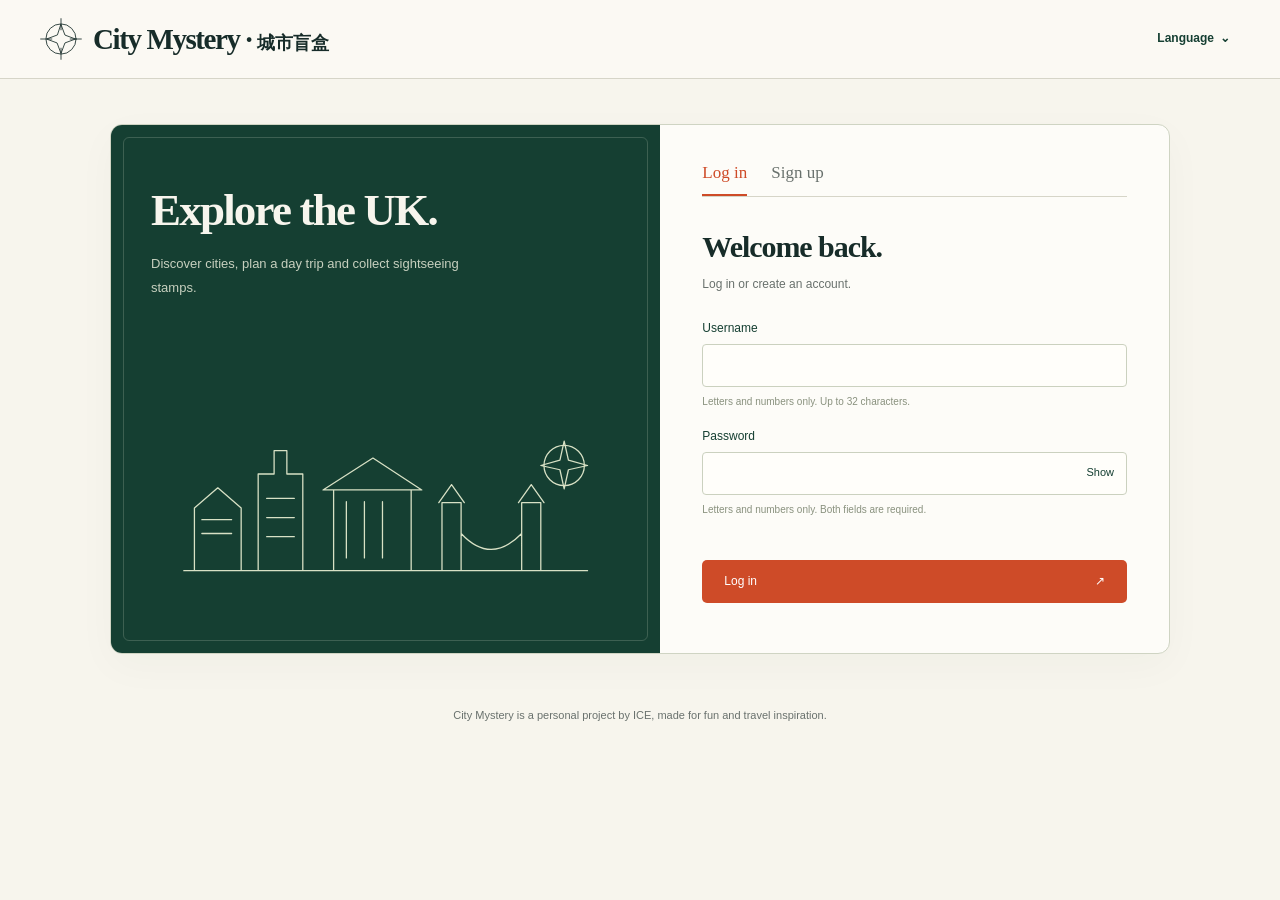
<file: public/login.html>
<!doctype html>
<html lang="en"><head><meta charset="utf-8"><meta name="viewport" content="width=device-width, initial-scale=1"><meta name="theme-color" content="#153f32"><title>Log in — City Mystery</title><link rel="icon" href="assets/favicon.svg" type="image/svg+xml"><link rel="stylesheet" href="css/styles.css?v=ab73e856698a"><link rel="stylesheet" href="css/compact.css"><link rel="stylesheet" href="css/account.css?v=f045e492f548"><link rel="stylesheet" href="css/language.css"><script src="js/locale-zh.js?v=da6fffa0e9a7" defer></script><script src="js/language.js?v=b759ccd0eb22" defer></script><script src="js/account.js?v=990deed80bbc" defer></script><script src="js/login.js" defer></script></head>
<body><header class="site-header login-header"><div class="header-inner"><a class="brand" href="login.html" aria-label="City Mystery"><svg class="brand-compass" viewBox="0 0 64 64" aria-hidden="true"><circle cx="32" cy="32" r="23"/><path d="M32 1v17m0 28v17M1 32h17m28 0h17M32 10l6 16 16 6-16 6-6 16-6-16-16-6 16-6Z"/></svg><span><span class="brand-name"><span lang="en">City Mystery</span><span class="brand-separator" aria-hidden="true"> · </span><span class="brand-local" lang="zh-CN">城市盲盒</span></span></span></a><div class="header-actions"></div></div></header>
<main class="login-shell"><section class="login-story"><div><h1>Explore the UK.</h1><p>Discover cities, plan a day trip and collect sightseeing stamps.</p></div><svg class="login-drawing" viewBox="0 0 400 160" aria-hidden="true"><path d="M10 139h380M20 139V80l22-19 22 19v59M27 91h28m-28 13h28M80 139V48h15V26h12v22h15v91m-34-68h26m-26 18h26m-26 18h26M151 139V63h73v76m-83-76 47-30 46 30Zm22 11v53m17-53v53m17-53v53M253 139V75h18v64m57 0V75h18v64m-96-64 12-17 12 17m51 0 12-17 12 17M271 104q28 30 57 0M277 139h45"/><circle cx="368" cy="40" r="19"/><path d="m368 17 4 18 18 5-18 4-4 18-4-18-18-4 18-5Z"/></svg></section>
<section class="login-form-panel"><div class="auth-tabs" role="tablist" aria-label="Account access"><button type="button" role="tab" aria-selected="true" data-auth-mode="login">Log in</button><button type="button" role="tab" aria-selected="false" data-auth-mode="register">Sign up</button></div><h2 id="form-title">Welcome back.</h2><p class="login-intro">Log in or create an account.</p><form id="account-form"><label for="username">Username</label><input id="username" name="username" required pattern="[A-Za-z0-9]+" maxlength="32" autocomplete="username" autocapitalize="none" spellcheck="false" title="Use letters and numbers only"><p class="field-note">Letters and numbers only. Up to 32 characters.</p><label for="password">Password</label><div class="password-field"><input id="password" name="password" type="password" required pattern="[A-Za-z0-9]+" maxlength="128" autocomplete="current-password" title="Use letters and numbers only"><button id="toggle-password" type="button" aria-controls="password">Show</button></div><p class="field-note">Letters and numbers only. Both fields are required.</p><p id="login-error" class="login-error" role="alert"></p><button id="submit-account" type="submit" class="button button-primary login-submit"><span>Log in</span><span aria-hidden="true">↗</span></button></form></section></main>
<footer class="site-footer content-width project-footer"><p class="project-note">City Mystery is a personal project by ICE, made for fun and travel inspiration.</p></footer>
</body></html>
</file>
<file: public/css/styles.css>
/* City Mystery · plain CSS, no framework. */
:root{--paper:#f7f5ed;--paper-light:#fdfcf8;--ink:#172c29;--green:#153f32;--green-light:#e7ecdf;--orange:#ce4b28;--orange-dark:#aa3618;--muted:#69716d;--line:#d6d5c8;--serif:Georgia,'Times New Roman',serif;--sans:'Segoe UI',Arial,sans-serif;--ease:cubic-bezier(.2,.7,.2,1)}
*{box-sizing:border-box}html{scroll-behavior:smooth}body{margin:0;background:var(--paper);color:var(--ink);font:15px/1.55 var(--sans);background-image:radial-gradient(rgba(88,80,49,.035) .6px,transparent .6px);background-size:6px 6px}button,a{-webkit-tap-highlight-color:transparent}button{font:inherit}button,a,input{touch-action:manipulation}button{cursor:pointer}button:disabled{cursor:not-allowed}a{color:inherit}button:focus-visible,a:focus-visible,[tabindex]:focus-visible{outline:3px solid #d68556;outline-offset:5px}button:disabled{opacity:.55}svg{display:block;fill:none;stroke:currentColor;stroke-width:1.5;stroke-linecap:round;stroke-linejoin:round}h1,h2,h3,p,figure{margin:0}h1,h2,h3{font-family:var(--serif);font-weight:600;letter-spacing:-.035em}button strong{font-family:var(--serif)}.content-width,.header-inner{width:min(1360px,calc(100% - 88px));margin-inline:auto}.sr-only{position:absolute;width:1px;height:1px;padding:0;margin:-1px;overflow:hidden;clip:rect(0,0,0,0);white-space:nowrap;border:0}[hidden]{display:none!important}.skip-link{position:fixed;left:20px;top:-80px;padding:12px 18px;background:var(--green);color:white;z-index:100}.skip-link:focus{top:12px}
.site-header{border-bottom:1px solid var(--line);background:rgba(253,252,248,.65)}.header-inner{display:flex;align-items:center;justify-content:space-between;gap:30px;min-height:96px}.brand{display:flex;align-items:center;gap:15px;text-decoration:none;white-space:nowrap}.brand-compass{width:53px;height:53px;stroke-width:1.3}.compass-fill{fill:currentColor;stroke-width:.2}.brand-name{display:block;font:600 35px/1 var(--serif);letter-spacing:-1.4px}.site-nav{display:flex;align-items:center;gap:40px;margin-right:90px}.site-nav a{position:relative;display:block;text-decoration:none;font:18px/1.4 var(--serif);padding:12px 0}.site-nav a:hover{color:var(--orange)}.site-nav a[aria-current]{color:var(--orange)}.site-nav a[aria-current]:after{content:'';position:absolute;height:2px;background:var(--orange);bottom:3px;left:0;right:0}
.hero{display:grid;grid-template-columns:1fr 1.2fr;align-items:center;gap:50px;padding-block:36px}.eyebrow{font-size:11px;font-weight:600;letter-spacing:2.5px;text-transform:uppercase;color:#557052}.hero h1{font-size:clamp(48px,5.1vw,76px);line-height:1.04;letter-spacing:-3.2px;margin:15px 0 20px}.hero-description{font-size:17px;line-height:1.7;color:#56605d;max-width:470px}.hero-note{margin-top:23px;font-size:12px;color:#7b8075;display:flex;align-items:center;gap:8px}.small-star{font-size:21px;color:var(--orange)}.slideshow{position:relative;padding:7px 7px 31px;border:1px solid var(--line);border-radius:10px;background:#f1efe5;min-width:0}.slides{position:relative;aspect-ratio:1.93;overflow:hidden;border-radius:5px}.slide{position:absolute;inset:0;opacity:0;visibility:hidden;transition:opacity .9s ease,visibility .9s}.slide.is-active{opacity:1;visibility:visible;z-index:1}.slide img{width:100%;height:100%;object-fit:cover;display:block}.slide[data-slide="2"] img{object-position:center 43%}.slide figcaption{position:absolute;bottom:14px;left:17px;background:rgba(22,40,33,.75);color:#fff;padding:5px 10px;border-radius:3px;font:10px/1.5 var(--sans);letter-spacing:1.8px;text-transform:uppercase;backdrop-filter:blur(5px)}.carousel-controls{position:absolute;bottom:0;left:7px;right:7px;height:31px;display:flex;justify-content:center;align-items:center;gap:16px}.carousel-arrow,.carousel-pause{border:0;background:none;color:var(--green);padding:0 4px;min-width:27px;min-height:28px;font-size:16px}.carousel-pause{position:absolute;right:4px;font-size:12px}.carousel-dots{display:flex;align-items:center;gap:9px}.dot{border:0;border-radius:20px;width:6px;height:6px;padding:0;background:#aeb4a3;position:relative}.dot:after{content:'';position:absolute;inset:-10px}.dot.is-active{width:21px;background:var(--green)}
.how-band{border-block:1px solid var(--line);background:rgba(255,255,255,.3)}.how-it-works{list-style:none;padding-block:23px;padding-left:0;display:grid;grid-template-columns:1fr 1.12fr 1fr}.how-it-works li{display:flex;align-items:center;gap:17px;padding-inline:25px;border-left:1px solid var(--line)}.how-it-works li:first-child{padding-left:0;border:0}.how-it-works li:last-child{padding-right:0}.step-number{width:39px;height:39px;flex:none;border:1px solid var(--orange);border-radius:50%;display:grid;place-items:center;font:19px/1 var(--serif);color:var(--orange)}.how-it-works svg{width:27px;height:31px;color:var(--orange);flex:none;stroke-width:1.2}.how-it-works h2{font-size:19px;letter-spacing:-.4px}.how-it-works p{font-size:12px;color:var(--muted);margin-top:3px}
.pace-section{padding-block:28px 32px}.section-heading{display:flex;align-items:center;gap:10px}.section-heading h2{font-size:34px;line-height:1.25}.section-compass{font:37px/1 var(--serif);font-weight:400;color:var(--orange)}.mode-options{display:grid;grid-template-columns:1fr 1fr;gap:16px;margin-top:19px}.mode-option{position:relative;display:flex;align-items:center;gap:18px;border:1px solid #cfcec2;border-radius:7px;padding:20px 23px;background:rgba(255,255,255,.4);color:var(--ink);text-align:left;transition:background .25s,border-color .25s,transform .25s}.mode-option:hover{border-color:#758574;transform:translateY(-2px)}.mode-icon{width:35px;color:#657663;flex:none}.mode-icon svg{width:35px;height:35px;stroke-width:1.3}.mode-text{display:flex;flex-direction:column;gap:4px}.mode-text strong{font-size:26px;line-height:1.1;letter-spacing:-.6px}.mode-text>span{font-size:12px;color:var(--muted)}.mode-count{margin-left:auto;font-size:11px;white-space:nowrap;border:1px solid var(--line);padding:5px 9px;border-radius:4px;color:#556151}.mode-count span{padding-inline:3px;color:#8e9586}.radio-mark{width:22px;height:22px;border:1.4px solid #9aa297;border-radius:50%;display:grid;place-items:center;font-size:13px;flex:none;color:transparent}.mode-option.is-selected{background:var(--green);color:white;border-color:var(--green);box-shadow:inset 0 0 0 3px #ffffff06}.is-selected .mode-icon{color:#ced6be}.is-selected .mode-text>span{color:#d2dccc}.is-selected .mode-count{border-color:#ffffff30;color:#e7eadb}.is-selected .radio-mark{background:#f0f3e8;border-color:#f0f3e8;color:var(--green)}
.adventure-section{border-top:1px dashed #b5bba8;padding-top:28px;padding-bottom:20px}.adventure-heading{display:flex;justify-content:space-between;align-items:center;gap:20px;margin-bottom:26px}.section-intro{font-size:13px;color:var(--muted);margin:9px 0 0 47px}.trip-recipe{font-size:12px;color:#51604f;background:#e9ecdf;border:1px solid #d5dccb;padding:8px 13px;border-radius:30px;white-space:nowrap}.trip-recipe>span{padding-inline:5px;color:#99a28c}.card-board{display:grid;grid-template-columns:minmax(260px,.95fr) minmax(0,2.35fr);gap:24px}.city-column,.discovery-column{min-width:0}.row-heading{display:flex;justify-content:space-between;gap:10px;align-items:center;min-height:25px;margin-bottom:12px}.row-kicker{font-size:10px;letter-spacing:1.7px;font-weight:600;color:#5a7054}.tiny-note{font-size:10px;color:#848c7a}.row-heading h3{font-size:20px;letter-spacing:-.4px}.food-row-heading{margin-top:22px}.small-card-grid{display:grid;grid-template-columns:repeat(3,minmax(0,1fr));gap:13px}.flip-card{position:relative;perspective:1200px;height:285px;min-width:0}.city-card{height:calc(2 * 285px + 59px)}.flipper{position:relative;width:100%;height:100%;transform-style:preserve-3d;transition:transform .68s var(--ease)}.flip-card.is-flipped .flipper{transform:rotateY(180deg)}.card-face{position:absolute;inset:0;backface-visibility:hidden;-webkit-backface-visibility:hidden;border:1px solid var(--line);border-radius:8px;overflow:hidden;box-shadow:0 3px 10px #20281805;display:flex;flex-direction:column}.card-reveal{transform:rotateY(180deg);background:var(--paper-light);padding:16px}.card-mystery{padding:18px;text-align:center;align-items:center;justify-content:space-between;background:#e8ecde;color:var(--green);width:100%;font:inherit}.card-mystery:before{position:absolute;content:'';inset:6px;border:1px solid #bec7ae;border-radius:4px;pointer-events:none}.card-mystery:hover:not(:disabled){background:#dfe6d3}.card-label{display:flex;align-items:center;gap:7px;font-size:9px;line-height:1.3;letter-spacing:1.7px;font-weight:600;text-transform:uppercase}.card-label .mini-line{width:20px;height:1px;background:currentColor;opacity:.4}.mystery-center{display:flex;flex-direction:column;align-items:center;gap:14px;width:100%}.mystery-icon{width:44px;height:44px;stroke-width:1.2}.card-mystery h4,.card-reveal h4{margin:0;font:600 19px/1.17 var(--serif);letter-spacing:-.5px}.mystery-copy{font-size:11px;line-height:1.6;max-width:160px;color:#64735d}.reveal-prompt{font-size:11px;font-weight:600;display:flex;align-items:center;gap:8px;margin-top:8px}.reveal-prompt svg{width:14px;height:14px}.sight-card .card-mystery{background:#173f33;color:#f4f2e7}.sight-card .card-mystery:before{border-color:#ffffff35}.sight-card .card-mystery:hover:not(:disabled){background:#1f4c3d}.sight-card .mystery-copy{color:#c1cbb7}.card-corner{position:absolute;width:4px;height:4px;border:1px solid currentColor;border-radius:50%;opacity:.35;pointer-events:none}.card-corner.top-left{top:11px;left:11px}.card-corner.bottom-right{bottom:11px;right:11px}.flip-card.is-waiting .card-mystery{opacity:.66}.flip-card.is-waiting .mystery-copy{font-size:10px}.flip-card.is-locked .card-mystery{background:#eeeee5;color:#8b9488;border-style:dashed}.flip-card.is-locked .card-mystery:before{border-style:dashed;border-color:#d1d5c8}.flip-card.is-locked .mystery-copy{color:#8b9488}.locked-tag{font-size:9px;text-transform:uppercase;letter-spacing:1px;padding:4px 7px;background:#e1e4d9;border-radius:3px}.city-card .card-mystery{background:var(--green);color:var(--paper);padding:28px 22px}.city-card .card-mystery:before{inset:11px;border-color:#a3b49366;border-radius:4px}.city-card .card-mystery:after{content:'';position:absolute;inset:19px;border-block:1px solid #a3b49333;pointer-events:none}.city-card .card-mystery:hover{background:#1c4939}.city-mystery-art{width:min(100%,225px);aspect-ratio:1;margin-bottom:18px;position:relative;display:grid;place-items:center}.city-mystery-art:before,.city-mystery-art:after{content:'';position:absolute;border:1px solid #b4c3a050;border-radius:50%}.city-mystery-art:before{inset:9px}.city-mystery-art:after{inset:25px;border-style:dashed}.city-mystery-art svg{width:73%;height:73%;stroke-width:.8}.city-card .card-mystery h4{font-size:35px;line-height:1.05;letter-spacing:-1px;max-width:230px}.city-card .mystery-copy{max-width:210px;color:#bacab4;font-size:12px;margin-top:16px}.city-card .reveal-prompt{background:#ececdd;color:var(--green);padding:12px 23px;border-radius:4px;margin-bottom:10px;font-size:12px;gap:12px}.city-topline{letter-spacing:2.5px;font-size:9px;text-transform:uppercase}.city-bottomline{font-size:9px;letter-spacing:1.8px;color:#b8c7ab;margin-top:14px}.city-card .card-reveal{padding:7px;border-color:#8a9d79}.city-photo{position:relative;height:53%;min-height:220px;border-radius:4px;overflow:hidden}.city-photo img{width:100%;height:100%;object-fit:cover;display:block}.city-photo:after{content:'';position:absolute;inset:0;background:linear-gradient(transparent 60%,#132d2260)}.city-photo .city-photo-label{position:absolute;left:16px;top:16px;z-index:1;background:#f8f6eae6;border-radius:20px;padding:5px 9px;font-size:9px;letter-spacing:2px}.city-info{padding:24px 20px 15px;flex:1;display:flex;flex-direction:column;min-height:0}.country-label{font-size:10px;letter-spacing:2.3px;color:#79856d;text-transform:uppercase}.city-card .city-info h4{font-size:42px;line-height:1.1;margin-top:8px;letter-spacing:-1.2px}.city-tagline{font:italic 16px/1.4 var(--serif);color:#5c6b55;margin-top:12px}.city-description{font-size:12px;color:#7b8175;margin-top:10px;max-width:240px}.city-info .card-actions{margin-top:auto;padding-top:18px}.city-status{font-size:10px;color:var(--green);display:flex;align-items:center;gap:5px}.city-status svg{height:14px;width:14px}.city-info .draw-again{font-size:11px}.card-reveal>.card-label{color:#748069;letter-spacing:1.4px;font-size:9px}.place-title-row{display:flex;align-items:center;gap:10px;justify-content:space-between;margin-top:15px}.place-glyph{width:29px;height:29px;color:#557653;flex:none}.card-reveal h4{font-size:20px;overflow-wrap:anywhere}.place-description{font-size:11px;line-height:1.6;color:#687366;margin-top:10px}.place-address{display:flex;align-items:flex-start;gap:4px;font-size:10px;line-height:1.5;color:#818777;margin-top:11px}.place-address svg{width:12px;height:13px;flex:none;margin-top:1px}.nearby-note{font-size:9px;line-height:1.4;color:#637c50;margin-top:8px}.food-tag{font-size:9px;line-height:1.2;color:#976b3c;text-transform:uppercase;letter-spacing:.6px;margin-top:5px}.card-actions{display:flex;justify-content:space-between;align-items:center;border-top:1px solid #e0e2d6;gap:8px;margin-top:auto;padding-top:10px}.draw-again,.source-link{font-size:10px;line-height:1.5;color:#53634c;text-underline-offset:3px}.draw-again{background:none;border:0;padding:3px 0;display:flex;align-items:center;gap:4px}.draw-again svg{height:12px;width:12px}.draw-again:hover,.source-link:hover{color:var(--orange)}.source-link{text-decoration:none;color:#859078;white-space:nowrap}.source-link:hover{text-decoration:underline}.reveal-ready{font-size:9px;color:#7e8d71}.food-card .card-reveal{background:#fcfbf5}.card-reveal .food-title{font-size:18px}.card-reveal .food-title-row{margin-top:12px}.food-card .place-description{margin-top:8px;font-size:10px}.food-card .place-address{margin-top:8px;font-size:9px}.food-card .card-reveal{padding:14px}.city-column .tiny-note{font-size:9px}.card-board.city-is-busy .small-card-grid{opacity:.4;pointer-events:none;transition:opacity .2s}.flip-card.is-busy{pointer-events:none}.trip-bottom-bar{display:flex;align-items:center;justify-content:space-between;gap:30px;border-top:1px solid var(--line);padding-top:23px;margin-top:29px}.trip-bottom-bar>p{font-size:12px;color:#65705e;display:flex;align-items:center;gap:9px}.progress-dot{width:6px;height:6px;background:#9ca98d;border-radius:50%;flex:none}.progress-dot.is-ready{background:var(--orange);box-shadow:0 0 0 4px #ce4b2810}.build-action{text-align:right}.button{border:1px solid transparent;padding:12px 26px;border-radius:5px;display:inline-flex;align-items:center;justify-content:center;gap:38px;font:14px/1.5 var(--sans)}.button-primary{background:var(--orange);color:white}.button-primary:hover:not(:disabled){background:var(--orange-dark)}.button-primary:disabled{background:#b3b8b1;color:white;opacity:.7}.build-button span{font-size:20px;line-height:1}.build-action>span{display:block;font-size:10px;color:#8a8e82;margin-top:7px}.selection-note{font-size:10px;color:#8a9081;margin-top:10px}.site-footer{display:flex;justify-content:space-between;gap:20px;border-top:1px solid var(--line);padding:18px 0 26px;font-size:10px;color:#7c8575;margin-top:24px}.site-footer p>span{margin-inline:10px}.text-button{border:0;background:none;padding:0;font-size:10px;color:inherit;text-decoration:underline;text-underline-offset:4px}.blank-page{min-height:calc(100vh - 97px)}
dialog{width:min(680px,calc(100% - 32px));max-height:85vh;padding:35px;border:1px solid var(--line);border-radius:10px;background:var(--paper-light);color:var(--ink);box-shadow:0 20px 100px #14291e30}dialog::backdrop{background:#14281f70;backdrop-filter:blur(3px)}dialog h2{font-size:32px;margin:10px 0 20px}dialog h3{font-size:20px;margin:25px 0 10px}dialog p{font-size:12px;color:#64705e;margin-top:12px}dialog .eyebrow{font-size:9px}.dialog-close{position:absolute;top:14px;right:17px;border:0;background:none;color:#65735d;font-size:27px;line-height:1}.credit-entry{font-size:11px;margin:12px 0;line-height:1.8;color:#6b7665}.credit-entry a{color:var(--green)}.place-credit-city{display:block;margin-top:15px;font:600 17px var(--serif)}.place-credit-list{display:flex;flex-wrap:wrap;gap:4px 14px;list-style:none;margin:9px 0;padding:0;font-size:10px}.toast{position:fixed;bottom:24px;left:50%;transform:translateX(-50%);background:var(--green);color:white;box-shadow:0 5px 20px #0002;border-radius:6px;padding:12px 22px;font-size:12px;z-index:10;max-width:calc(100vw - 32px)}
@media(min-width:1550px){.hero h1{font-size:78px}.hero{padding-block:45px}.flip-card{height:295px}.city-card{height:649px}.card-reveal h4{font-size:21px}.place-description{font-size:12px}.food-card .place-description{font-size:11px}.food-card .food-title{font-size:20px}}
@media(max-width:1190px){.content-width,.header-inner{width:calc(100% - 56px)}.site-nav{margin-right:0;gap:27px}.brand-name{font-size:30px}.brand-compass{width:45px;height:45px}.hero{gap:30px}.hero h1{letter-spacing:-2px}.hero-description{font-size:15px}.hero-note{font-size:10px}.how-it-works{grid-template-columns:1fr 1.1fr 1fr}.how-it-works li{gap:11px;padding-inline:17px}.how-it-works svg{display:none}.how-it-works h2{font-size:17px}.how-it-works p{font-size:10px}.mode-option{padding:18px;gap:13px}.mode-count{font-size:9px}.mode-text strong{font-size:24px}.mode-text>span{font-size:11px}.mode-icon{display:none}.section-heading h2{font-size:31px}.card-board{grid-template-columns:minmax(235px,.95fr) minmax(0,2.4fr);gap:17px}.small-card-grid{gap:10px}.flip-card{height:298px}.city-card{height:655px}.card-reveal{padding:13px}.place-title-row{margin-top:12px;gap:6px}.card-reveal h4{font-size:18px}.place-glyph{width:24px;height:24px}.food-card .card-reveal{padding:12px}.food-card .food-title{font-size:17px}.row-kicker{font-size:9px}.city-column .tiny-note{display:none}.card-mystery{padding:17px 12px}.mystery-copy{font-size:10px}.card-mystery h4{font-size:18px}.city-card .city-info h4{font-size:36px}.city-info{padding:22px 15px 14px}}
@media(max-width:900px){.header-inner{gap:18px;min-height:85px}.brand{gap:10px}.brand-name{font-size:27px}.brand-compass{width:39px;height:39px}.site-nav{gap:22px}.site-nav a{font-size:15px}.hero{gap:23px}.hero h1{font-size:50px}.hero-note{display:none}.hero-description{font-size:14px;line-height:1.6}.eyebrow{font-size:9px}.slides{aspect-ratio:1.5}.mode-options{gap:12px}.mode-option{padding:17px 15px;gap:10px}.mode-text strong{font-size:23px}.mode-text>span{font-size:10px}.mode-count{display:none}.radio-mark{margin-left:auto}.trip-recipe{font-size:10px}.card-board{grid-template-columns:minmax(200px,.9fr) minmax(0,2fr);gap:16px}.small-card-grid{grid-template-columns:repeat(3,minmax(0,1fr));gap:8px}.card-reveal h4{font-size:16px}.card-reveal .food-title{font-size:15px}.place-glyph{display:none}.place-description{font-size:10px}.source-link{font-size:9px}.draw-again{font-size:9px}.card-reveal{padding:11px}.food-card .card-reveal{padding:10px}.flip-card{height:315px}.city-card{height:689px}.city-photo{height:47%}.city-card .card-mystery h4{font-size:30px}.card-mystery h4{font-size:16px}.mystery-icon{width:34px;height:34px}.card-label{font-size:8px;letter-spacing:1px}.mystery-copy{font-size:9px}.reveal-prompt{font-size:10px;gap:3px}.city-card .card-mystery{padding:25px 17px}.city-card .reveal-prompt{padding:11px 15px}.city-card .city-info h4{font-size:33px}.city-status{font-size:9px}.city-info .card-actions{align-items:start;gap:10px;flex-direction:column}.city-info .draw-again{font-size:10px}.card-reveal .place-address{font-size:9px}.nearby-note{font-size:8px}.city-tagline{font-size:15px}.city-description{font-size:11px}.how-it-works h2{font-size:16px}.how-it-works p{font-size:9px}.step-number{width:32px;height:32px;font-size:16px}}
@media(max-width:700px){.content-width,.header-inner{width:calc(100% - 36px)}.header-inner{position:relative;min-height:110px;align-items:flex-start;padding-top:18px}.brand-name{font-size:28px}.site-nav{position:absolute;bottom:0;left:0;right:0;justify-content:center;gap:35px}.site-nav a{font-size:14px;padding:9px 0 11px}.site-nav a[aria-current]:after{bottom:5px}.hero{grid-template-columns:1fr;padding-block:27px;gap:24px}.hero h1{font-size:55px;margin:12px 0 14px;letter-spacing:-2.4px}.hero-description{max-width:490px;font-size:14px}.hero-note{display:flex;margin-top:14px}.slideshow{padding:5px 5px 29px}.slides{aspect-ratio:1.95}.slide figcaption{font-size:8px;bottom:10px;left:10px}.eyebrow{font-size:9px;letter-spacing:2px}.how-it-works{padding-block:17px;grid-template-columns:repeat(3,1fr)}.how-it-works li{padding-inline:12px;display:block}.how-it-works .step-number{width:27px;height:27px;margin-bottom:9px;font-size:14px}.how-it-works h2{font-size:15px;line-height:1.2}.how-it-works p{font-size:9px;line-height:1.5;margin-top:6px;max-width:120px}.pace-section{padding-block:25px}.section-heading h2{font-size:29px;line-height:1.15}.section-compass{font-size:30px}.section-heading{gap:8px}.mode-options{margin-top:18px;gap:10px}.mode-option{padding:15px 12px;align-items:flex-start;min-height:106px;gap:6px}.mode-text strong{font-size:22px}.mode-text>span{font-size:9px;line-height:1.5;margin-top:3px;max-width:120px}.radio-mark{width:18px;height:18px;font-size:10px;margin-top:3px}.adventure-section{padding-top:24px}.adventure-heading{display:block;margin-bottom:23px}.section-intro{margin-left:38px;font-size:11px;margin-top:8px}.trip-recipe{display:inline-block;margin-top:14px;margin-left:38px;font-size:10px;padding:5px 10px}.card-board{display:block}.city-column{margin-bottom:27px}.city-column .row-heading{margin-bottom:10px}.city-column .tiny-note{display:block}.city-card{height:380px;max-width:100%}.city-card .card-mystery{padding:22px;flex-direction:column}.city-card .mystery-center{flex-direction:row;gap:15px;text-align:left;width:100%;justify-content:center}.city-mystery-art{width:145px;flex:none;margin-bottom:0}.city-card .card-mystery h4{font-size:31px;max-width:150px}.city-card .mystery-copy{max-width:160px;font-size:11px;margin-top:11px}.city-card .reveal-prompt{padding:10px 21px;margin-bottom:0}.city-bottomline{margin-top:10px;font-size:8px}.city-topline{font-size:8px}.city-card .card-reveal{display:grid;grid-template-columns:46% 54%;padding:6px}.city-photo{height:100%;min-height:0}.city-info{padding:20px 15px}.city-card .city-info h4{font-size:33px;margin-top:7px}.country-label{font-size:9px}.city-tagline{font-size:14px}.city-description{font-size:11px}.city-info .card-actions{flex-direction:column;padding-top:13px;gap:7px}.city-photo .city-photo-label{left:9px;top:10px;font-size:8px}.small-card-grid{gap:9px}.flip-card:not(.city-card){height:285px}.card-mystery{padding:16px 10px}.card-label{font-size:7px}.card-mystery h4{font-size:16px;letter-spacing:-.4px}.mystery-copy{font-size:9px}.card-reveal h4,.card-reveal .food-title{font-size:15px;letter-spacing:-.5px;line-height:1.15}.place-title-row{margin-top:14px}.place-description{font-size:9px;line-height:1.5}.food-card .place-description{font-size:9px}.card-reveal .place-address,.food-card .place-address{font-size:8px;gap:3px;margin-top:8px}.place-address svg{width:10px;height:11px}.card-reveal{padding:10px}.food-card .card-reveal{padding:9px}.food-tag{font-size:7px;line-height:1.3}.nearby-note{font-size:7px}.source-link{font-size:8px}.card-actions{gap:3px;padding-top:8px}.draw-again{font-size:8px;gap:2px}.draw-again svg{width:10px}.food-row-heading{margin-top:22px}.row-heading h3{font-size:20px}.tiny-note{font-size:9px}.trip-bottom-bar{flex-direction:column;gap:16px;align-items:stretch;margin-top:24px;padding-top:20px}.trip-bottom-bar>p{font-size:11px}.build-action{text-align:center}.build-button{width:100%;justify-content:space-between;padding:13px 18px}.build-action>span{font-size:9px}.selection-note{font-size:9px;text-align:center;margin-top:15px}.site-footer{font-size:9px;align-items:center;gap:12px;padding-bottom:20px;margin-top:10px}.site-footer p>span{margin-inline:4px}.text-button{font-size:9px}.blank-page{min-height:calc(100vh - 111px)}dialog{padding:29px 23px}dialog h2{font-size:29px}}
@media(max-width:390px){.content-width,.header-inner{width:calc(100% - 28px)}.hero h1{font-size:48px}.brand-name{font-size:25px}.brand-compass{width:35px;height:35px}.site-nav{gap:28px}.section-heading h2{font-size:26px}.mode-text strong{font-size:20px}.mode-option{padding:13px 10px}.small-card-grid{gap:6px}.card-reveal{padding:8px}.food-card .card-reveal{padding:8px}.card-reveal h4,.card-reveal .food-title{font-size:14px}.card-mystery h4{font-size:14px}.mystery-copy{font-size:8px}.reveal-prompt{font-size:9px}.card-mystery{padding:16px 8px}.card-actions{flex-wrap:wrap}.city-card .mystery-center{gap:7px}.city-mystery-art{width:128px}.city-card .card-mystery h4{font-size:29px}.city-card .city-info h4{font-size:28px}.city-tagline{font-size:13px}.city-description{font-size:10px}.city-info{padding:18px 12px}.flip-card:not(.city-card){height:300px}}
@media(max-width:600px){.small-card-grid{grid-template-columns:repeat(2,minmax(0,1fr));gap:12px}.small-card-grid .flip-card:last-child{grid-column:1/-1;height:235px}.flip-card:not(.city-card){height:310px}.food-card:not(.city-card){height:335px}.card-reveal{padding:15px}.food-card .card-reveal{padding:15px}.card-reveal h4,.card-reveal .food-title{font-size:19px;letter-spacing:-.4px}.card-reveal .place-description,.food-card .place-description{font-size:11px;line-height:1.6}.card-reveal .place-address,.food-card .place-address{font-size:10px;margin-top:11px}.card-reveal .food-tag{font-size:8px}.nearby-note{font-size:9px}.draw-again{font-size:10px}.source-link{font-size:9px}.card-label{font-size:9px}.card-actions{flex-wrap:nowrap;gap:8px}.card-mystery{padding:20px 14px}.card-mystery h4{font-size:19px}.mystery-copy{font-size:11px}.reveal-prompt{font-size:11px}.small-card-grid .flip-card:last-child .place-description{max-width:300px}.small-card-grid .flip-card:last-child .place-title-row{margin-top:10px}.small-card-grid .flip-card:last-child .card-mystery .mystery-center{gap:9px}.small-card-grid .flip-card:last-child .mystery-icon{width:30px;height:30px}}
@media(max-width:700px){.mode-option{flex-wrap:wrap;min-height:132px;align-content:flex-start}.mode-count{display:block;order:3;margin-left:0;margin-top:9px;font-size:8px;padding:4px 6px}.mode-text{padding-right:15px}.radio-mark{position:absolute;right:12px;top:14px}}
@media(prefers-reduced-motion:reduce){html{scroll-behavior:auto}*,*:before,*:after{animation-duration:.01ms!important;transition-duration:.01ms!important}.slide{transition:none}.mode-option:hover{transform:none}}

/* Photographs on every revealed sight and food card. */
.flip-card:not(.city-card){height:355px}.city-card{height:769px}
.discovery-photo{position:relative;flex:none;height:112px;overflow:hidden;border-radius:4px;margin-bottom:0;background:#e4e9dc}.discovery-photo img{display:block;width:100%;height:100%;object-fit:cover}.card-reveal.has-photo>.card-label{position:absolute;top:22px;left:22px;z-index:1;background:#faf9efed;border-radius:20px;padding:4px 7px;color:#4c6144;font-size:8px;gap:4px;letter-spacing:1px}.card-reveal.has-photo>.card-label .mini-line{width:9px}.card-reveal.has-photo .place-title-row{margin-top:14px}.card-reveal.has-photo .place-glyph{display:none}.dish-caption{position:absolute;bottom:5px;right:5px;background:#fffdf1db;border-radius:2px;padding:2px 5px;font:8px/1.4 var(--sans);letter-spacing:.2px;color:#5d6954}.card-reveal.has-photo .card-actions{margin-top:auto}.card-reveal.has-photo .place-description{font-size:11px}.card-reveal.has-photo .place-address{font-size:10px}.food-card .card-reveal.has-photo .nearby-note{font-size:9px}.food-card .card-reveal.has-photo .food-title{font-size:19px}
@media(max-width:1190px){.card-reveal.has-photo{padding:12px}.card-reveal.has-photo>.card-label{top:18px;left:18px}.card-reveal.has-photo .place-description{font-size:10px}.card-reveal.has-photo .place-address{font-size:9px}.food-card .card-reveal.has-photo .food-title{font-size:18px}}
@media(max-width:900px){.card-board{display:block}.city-column{margin-bottom:27px}.city-card{height:460px}.city-card .card-reveal{display:grid;grid-template-columns:46% 54%}.city-card .city-photo{height:100%;min-height:0}.city-card .city-info{padding:25px}.city-card .mystery-center{flex-direction:row;justify-content:center;gap:22px;text-align:left}.city-mystery-art{width:180px;margin-bottom:0}.city-card .card-mystery h4{max-width:200px}.city-card .mystery-copy{font-size:12px}.flip-card:not(.city-card){height:410px}.card-reveal.has-photo .place-description{font-size:11px}.card-reveal.has-photo .place-address{font-size:10px}}
@media(max-width:600px){.small-card-grid .flip-card:last-child{height:400px}.flip-card:not(.city-card){height:420px}.city-card .city-info{padding:20px 14px}.city-mystery-art{width:140px}.city-card .mystery-center{gap:14px}.card-reveal.has-photo .place-title-row{margin-top:12px}.card-reveal.has-photo .place-description{font-size:11px}.card-reveal.has-photo .place-address{font-size:10px}.food-card .card-reveal.has-photo .place-description{display:none}.card-reveal.has-photo .food-tag{font-size:9px}}
@media(max-width:420px){.small-card-grid{grid-template-columns:1fr}.small-card-grid .flip-card:last-child{grid-column:auto;height:365px}.flip-card:not(.city-card){height:365px}.food-card .card-reveal.has-photo .place-description{display:block}.card-reveal.has-photo{padding:15px}.card-reveal.has-photo>.card-label{top:21px;left:21px}.card-reveal.has-photo .place-address{font-size:11px}.card-reveal.has-photo .place-title-row h4,.food-card .card-reveal.has-photo .food-title{font-size:22px}.city-card{height:460px}.city-card .mystery-center{gap:7px}.city-mystery-art{width:125px}}

/* Keep the redraw action readable at every card width. */
.flip-card .draw-again {
  min-height: 24px;
  font-size: 13px;
  font-weight: 600;
  color: var(--green);
  text-decoration: underline;
  gap: 5px;
}
.city-card .city-info .draw-again { font-size: 14px; }
.flip-card .draw-again svg { width: 13px; height: 13px; flex: none; }
.flip-card .draw-again:hover { color: var(--orange); }

.city-card .card-reveal {
  display: flex;
  flex-direction: column;
}
.city-card .city-photo {
  flex: 0 0 50%;
  height: auto;
  min-height: 0;
}
.city-card .city-photo img { object-position: center 38%; }
.city-card .city-description {
  margin: 10px 0 0;
  font: 15px/1.55 var(--serif);
  color: var(--muted);
}
@media (max-width: 700px) {
  .city-card .city-photo { flex-basis: 46%; }
  .city-card .city-description { font-size: 14px; }
}

/* The description sits below the address on both types of discovery card. */
.card-reveal.has-photo .place-description,
.food-card .card-reveal.has-photo .place-description {
  display: block;
  margin: 8px 0 0;
  font-size: 12px;
  line-height: 1.45;
}
@media (max-width: 700px) {
  .card-reveal.has-photo .place-description,
  .food-card .card-reveal.has-photo .place-description { font-size: 11px; }
}
.site-footer.project-footer {
  display: grid;
  justify-content: stretch;
  gap: 8px;
}
.project-footer .text-button { justify-self: end; }
.project-footer .project-note {
  margin: 0;
  text-align: center;
  font-size: 11px;
  line-height: 1.55;
  color: var(--muted);
}
</file>
<file: public/css/compact.css>
/* Shared, compact proportions. Mobile keeps comfortable reading and tap sizes. */
@media (min-width: 901px) {
  .content-width,.header-inner{width:min(1200px,calc(100% - 64px))}
  .header-inner{min-height:74px;gap:24px}
  .brand{gap:11px}.brand-compass{width:42px;height:42px}
  .brand-name{font-size:29px}
  .site-nav{gap:30px;margin-right:45px}.site-nav a{font-size:16px;padding:9px 0}

  .hero,.trip-hero{padding-block:22px;gap:36px;grid-template-columns:1fr 1.1fr}
  .hero h1,.trip-hero h1{font-size:clamp(40px,3.8vw,53px);letter-spacing:-2px;line-height:1.05;margin:12px 0 14px}
  .hero-description,.trip-hero .hero-description{font-size:14px;line-height:1.65;max-width:410px}
  .eyebrow{font-size:9px;letter-spacing:2px}.hero-note{font-size:10px;margin-top:14px}
  .slideshow{padding:5px 5px 27px;border-radius:7px}
  .slides,.trip-slideshow .slides{aspect-ratio:2.5;max-height:220px}
  .carousel-controls{height:27px}.slide figcaption{font-size:8px;bottom:10px;left:12px}
  .how-it-works{padding-block:15px;margin-block:0}
  .how-it-works li{gap:12px;padding-inline:20px}
  .step-number{width:31px;height:31px;font-size:16px}
  .how-it-works svg{width:23px;height:25px}
  .how-it-works h2{font-size:17px}.how-it-works p{font-size:11px}
  .pace-section{padding-block:20px 23px}
  .section-heading h2,.trip-section-heading h2{font-size:28px}
  .section-compass{font-size:30px}.section-heading{gap:8px}
  .mode-options{margin-top:13px;gap:13px}
  .mode-option{padding:14px 18px;gap:13px;border-radius:5px}
  .mode-icon,.mode-icon svg{width:28px;height:28px}
  .mode-text strong{font-size:22px}.mode-text>span{font-size:11px}
  .mode-count{font-size:10px;padding:4px 7px}.radio-mark{width:19px;height:19px;font-size:11px}
  .adventure-section{padding-top:21px}.adventure-heading{margin-bottom:18px}
  .section-intro{font-size:11px;margin-top:6px;margin-left:38px}
  .trip-recipe{font-size:10px;padding:6px 10px}
  .card-board{gap:20px;grid-template-columns:minmax(240px,.95fr) minmax(0,2.35fr)}
  .row-heading{margin-bottom:9px;min-height:23px}.row-heading h3{font-size:18px}
  .food-row-heading{margin-top:18px}.small-card-grid{gap:11px}
  .flip-card:not(.city-card){height:330px}.city-card{height:710px}
  .card-reveal.has-photo{padding:12px}.discovery-photo{height:100px}
  .card-reveal.has-photo>.card-label{top:18px;left:18px}
  .card-reveal.has-photo .place-title-row{margin-top:11px}
  .card-reveal h4,.food-card .card-reveal.has-photo .food-title{font-size:18px}
  .city-card .city-info h4{font-size:34px}.city-info{padding:18px 16px 12px}
  .city-card .card-mystery h4{font-size:29px}.city-mystery-art{width:185px;margin-bottom:12px}
  .city-tagline{font-size:14px;margin-top:9px}.city-description{font-size:11px;margin-top:8px}
  .city-card .reveal-prompt{padding:10px 19px}.card-mystery{padding:15px}
  .card-mystery h4{font-size:17px}.mystery-icon{width:36px;height:36px}
  .trip-bottom-bar{padding-top:17px;margin-top:22px;gap:22px}
  .button{padding:10px 21px;font-size:12px;gap:28px}
  .site-footer{padding-block:14px 20px;margin-top:18px}
  .edit-discoveries{margin-top:15px}
  .trip-summary{padding-block:12px;margin-bottom:21px}
  .trip-summary>div{font-size:17px;gap:14px}.trip-summary svg{width:23px;height:23px}
  .trip-section-heading{margin-bottom:16px}
  .trip-page .trip-list-columns{gap:22px 14px}
  .sight-itinerary,.food-itinerary{row-gap:22px}
  .trip-page .trip-column-heading h3{font-size:20px}
  .trip-page .trip-sight-card,.trip-page .food-find{padding:10px}
  .trip-page .trip-place-visual{height:88px;margin-bottom:10px}
  .trip-page .trip-place-title,.trip-page .food-find .trip-place-title{font-size:18px}
  .trip-page .trip-place-description,.trip-page .food-find .trip-place-description{margin-top:7px;line-height:1.55}
  .trip-page .trip-place-address,.trip-page .food-find .trip-place-address{margin-top:8px;line-height:1.5}
  .trip-page .trip-sight:not(:last-child):after{bottom:-22px;height:22px}
  .trip-page .trip-leg{bottom:-18px}
  .trip-map-panel{padding:12px 10px;top:16px}
  .map-panel-heading{padding-bottom:11px}.map-panel-heading h2{font-size:22px}
  .trip-page .map-frame{height:clamp(380px,55vh,540px)}
  .route-information{padding-top:10px;font-size:10px}.route-explanation{font-size:9px;margin-top:7px}
}
@media (min-width: 901px) and (max-width: 1100px) {
  .site-nav{margin-right:0;gap:24px}.card-board{gap:16px}
  .card-reveal h4,.food-card .card-reveal.has-photo .food-title{font-size:17px}
}
@media (max-width: 900px) {
  .hero h1,.trip-hero h1{font-size:44px}
  .hero,.trip-hero{padding-block:23px}
  .slides,.trip-slideshow .slides{aspect-ratio:2.15;max-height:240px}
  .trip-page .map-frame{height:390px}
}

/* More room for photographs; fewer captions and no architectural crops. */
.slides,.trip-slideshow .slides{aspect-ratio:1.8;max-height:300px;background:#eeeee5}
.slide img{object-fit:contain;object-position:center!important}
.hero h1,.trip-hero h1{font-size:clamp(38px,3.7vw,50px)}
.discovery-photo{height:160px;background:#f0f0e9}
.discovery-photo img,.trip-place-visual img{object-fit:contain;object-position:center}
.city-photo{height:66%;background:#f0f0e9}.city-photo img{object-fit:contain;object-position:center}
.city-tagline{display:none}.city-info{padding:16px}.city-card .city-info h4{font-size:32px}
.flip-card:not(.city-card){height:330px}.city-card{height:710px}
.card-reveal.has-photo .place-address{font-size:10px;margin-top:10px}
.card-reveal.has-photo .place-title-row{margin-top:12px}
.card-reveal.has-photo .place-description{display:none}
.trip-page .trip-place-visual{height:175px;background:#f0f0e9}
.trip-page .trip-column-heading>p{min-height:0}.trip-page .trip-list-columns{row-gap:22px}
.trip-page .trip-place-address{font-size:10px}.trip-page .trip-card-links,.trip-page .food-find-footer{min-height:32px}
.trip-page .food-find-nearby{font-size:9px}
.complete-trip-box{padding-top:13px;margin-top:13px}
.route-information:has(#route-status:empty){display:none}
@media(min-width:901px){.hero,.trip-hero{padding-block:22px}.trip-hero h1{margin-bottom:0}.trip-page .map-frame{height:clamp(380px,55vh,540px)}}
@media(max-width:900px){.city-card{height:430px}.city-card .city-photo{height:100%}.discovery-photo{height:150px}.flip-card:not(.city-card){height:330px}.trip-page .trip-place-visual{height:190px}}
@media(max-width:600px){.small-card-grid{grid-template-columns:1fr}.small-card-grid .flip-card:last-child{grid-column:auto;height:330px}.flip-card:not(.city-card){height:330px}.discovery-photo{height:175px}.city-card{height:360px}.slides,.trip-slideshow .slides{aspect-ratio:1.65;max-height:250px}.trip-page .trip-place-visual{height:200px}}

.trip-page .trip-place-visual{display:block}.trip-place-visual img{display:block;width:100%;height:100%;min-width:0;min-height:0}

.build-action{margin-left:auto}.site-footer{justify-content:flex-end;border-top:0;padding-block:8px 14px;margin-top:8px}.build-action>span:empty{display:none}
</file>
<file: public/css/account.css>
.auth-pending main,.auth-pending .site-footer{visibility:hidden}
.account-button{display:flex;border:1px solid var(--line);border-radius:6px;background:var(--paper-light);color:var(--green);padding:8px 12px;min-width:70px;max-width:150px;cursor:pointer;font:12px/1.3 var(--sans);gap:3px;align-items:center}
.account-button:hover{border-color:var(--green);background:#e9edde}.account-symbol{font-size:21px;line-height:1}.account-button-name{max-width:125px;overflow:hidden;text-overflow:ellipsis;white-space:nowrap}
.account-dialog{width:min(390px,calc(100% - 36px));padding:34px;border:1px solid var(--line);border-radius:10px;background:var(--paper-light);color:var(--ink)}
dialog::backdrop{background:#132c2960;backdrop-filter:blur(3px)}.account-dialog h2{font-size:32px;margin-top:9px}.account-details{margin:26px 0}.account-details dt{font-size:10px;letter-spacing:1.6px;text-transform:uppercase;color:var(--muted);margin-top:18px}.account-details dd{margin:6px 0 0;font-size:16px;overflow-wrap:anywhere}.logout-button{width:100%;justify-content:space-between;margin-top:9px}.account-error{font-size:12px;color:var(--orange)}
.connection-error{text-align:center;padding:80px 24px;position:fixed;inset:74px 0 0;background:var(--paper);z-index:5}.connection-error h1{font-size:40px}.connection-error p{margin:20px}.connection-error a{text-decoration:none}
.login-header .site-nav{display:none}.login-header .header-inner{min-height:78px}
.login-shell{width:min(1060px,calc(100% - 64px));margin:45px auto;display:grid;grid-template-columns:1.08fr 1fr;min-height:530px;border:1px solid #cfd4c3;border-radius:12px;background:var(--paper-light);overflow:hidden;box-shadow:0 12px 40px #20362a08}
.login-story{position:relative;background:var(--green);color:var(--paper);padding:43px 40px;display:flex;flex-direction:column;justify-content:space-between;overflow:hidden}.login-story:before{content:'';position:absolute;inset:12px;border:1px solid #e7edda30;border-radius:6px;pointer-events:none}.login-story .eyebrow{color:#b9c9a9;font-size:9px}.login-story h1{font-size:45px;line-height:1.07;margin:18px 0;letter-spacing:-1.8px}.login-story p:not(.eyebrow){font-size:13px;line-height:1.8;color:#c7d0bf;max-width:330px}.login-drawing{width:100%;height:170px;margin:25px 0 17px;color:#d8e1c5;stroke-width:1.2}.login-caption{font-size:9px;letter-spacing:2px;color:#adbd9c}.login-form-panel{padding:38px 42px}.auth-tabs{display:flex;gap:24px;border-bottom:1px solid var(--line);margin-bottom:32px}.auth-tabs button{border:0;border-bottom:2px solid transparent;background:none;color:var(--muted);padding:0 0 11px;font:17px var(--serif)}.auth-tabs button[aria-selected=true]{border-color:var(--orange);color:var(--orange)}.login-form-panel h2{font-size:30px;line-height:1.2;margin-bottom:10px}.login-intro{font-size:12px;color:var(--muted);margin-bottom:25px}.login-form-panel label{display:block;font-size:12px;color:var(--green);margin:17px 0 7px}.login-form-panel input{width:100%;height:43px;border:1px solid #cbd1bf;border-radius:4px;background:#fffefa;padding:10px 12px;font:14px var(--sans);color:var(--ink)}.login-form-panel input:focus{outline:2px solid #9eb393;outline-offset:2px}.field-note{font-size:10px;color:#89917e;margin-top:7px}.password-field{position:relative}.password-field input{padding-right:60px}.password-field button{position:absolute;right:10px;top:11px;border:0;background:none;font:11px var(--sans);color:var(--green);padding:3px}.login-error{font-size:12px;color:var(--orange);min-height:21px;margin-top:13px}.login-submit{width:100%;justify-content:space-between;margin-top:8px;min-height:43px}.login-bottom{font:italic 13px var(--serif);color:#809072;margin-top:22px}.login-footer{justify-content:center;border:0;font-size:10px}.login-footer p{color:#7a8670}
.complete-trip-box{border-top:1px solid var(--line);margin-top:17px;padding:17px 5px 3px}.complete-trip-box p{font-size:11px;color:var(--muted);margin-bottom:12px}.complete-trip-box .button{width:100%;justify-content:space-between}.complete-trip-box a{display:block;text-align:center;font-size:11px;color:var(--green);margin-top:12px;text-underline-offset:3px}.complete-trip-box .complete-status{margin:10px 0 0;color:var(--orange)}
@media(max-width:700px){.login-shell{width:calc(100% - 32px);margin:25px auto;grid-template-columns:1fr}.login-story{padding:29px}.login-story h1{font-size:35px}.login-drawing{height:105px;margin:15px 0}.login-story p:not(.eyebrow){max-width:none}.login-form-panel{padding:29px}.login-header .header-inner{min-height:80px}.account-dialog{padding:29px}.account-button{padding:6px 9px;max-width:105px}.account-button-name{max-width:80px}}
</file>
<file: public/css/language.css>
.header-actions { display: flex; align-items: center; gap: 10px; flex: none; }
.header-actions .account-button {
  flex-direction: row;
  justify-content: center;
  align-items: center;
  gap: 7px;
  min-height: 44px;
  min-width: 0;
  padding: 7px 8px;
  border: 0;
  background: transparent;
  font-weight: 600;
}
.header-actions .account-button svg { flex: none; }
.header-actions .account-button:hover {
  background: transparent;
  text-decoration: underline;
  text-underline-offset: 3px;
}

.brand-local { font-size: .62em; font-family: var(--sans); letter-spacing: 0; white-space: nowrap; }
.language-menu { position: relative; font: 600 12px/1.3 var(--sans); color: var(--green); }
.language-menu summary {
  display: flex;
  align-items: center;
  justify-content: center;
  gap: 6px;
  min-height: 44px;
  padding: 7px 10px;
  border: 0;
  border-radius: 6px;
  background: transparent;
  cursor: pointer;
  list-style: none;
}
.language-menu summary::-webkit-details-marker { display: none; }
.language-menu summary:hover { text-decoration: underline; text-underline-offset: 3px; }
.language-options {
  position: absolute;
  z-index: 12;
  top: calc(100% + 6px);
  right: 0;
  min-width: 120px;
  padding: 5px;
  border: 1px solid var(--line);
  border-radius: 6px;
  background: var(--paper-light);
  box-shadow: 0 6px 16px #20342520;
}
.language-options button {
  display: block;
  width: 100%;
  padding: 9px 10px;
  border: 0;
  border-radius: 4px;
  background: transparent;
  color: var(--green);
  font: inherit;
  text-align: left;
}
.language-options button:hover,
.language-options button[aria-pressed="true"] { background: #e9edde; }
html[lang="zh-CN"] .passport-page-heading,
html[lang="zh-CN"] .eyebrow { letter-spacing: .1em; }
@media (max-width: 900px) {
  .brand-local { display: block; margin-top: 4px; }
  .brand-separator { display: none; }
}
@media (max-width: 700px) {
  .header-inner { gap: 8px; }
  .header-actions { gap: 6px; }
  .language-menu summary { padding-inline: 7px; }
  .header-actions .account-button { min-width: 48px; }
  .header-actions .account-button-name { max-width: 55px; }
  .brand-name { font-size: clamp(20px, 5vw, 28px); white-space: nowrap; }
}
</file>
